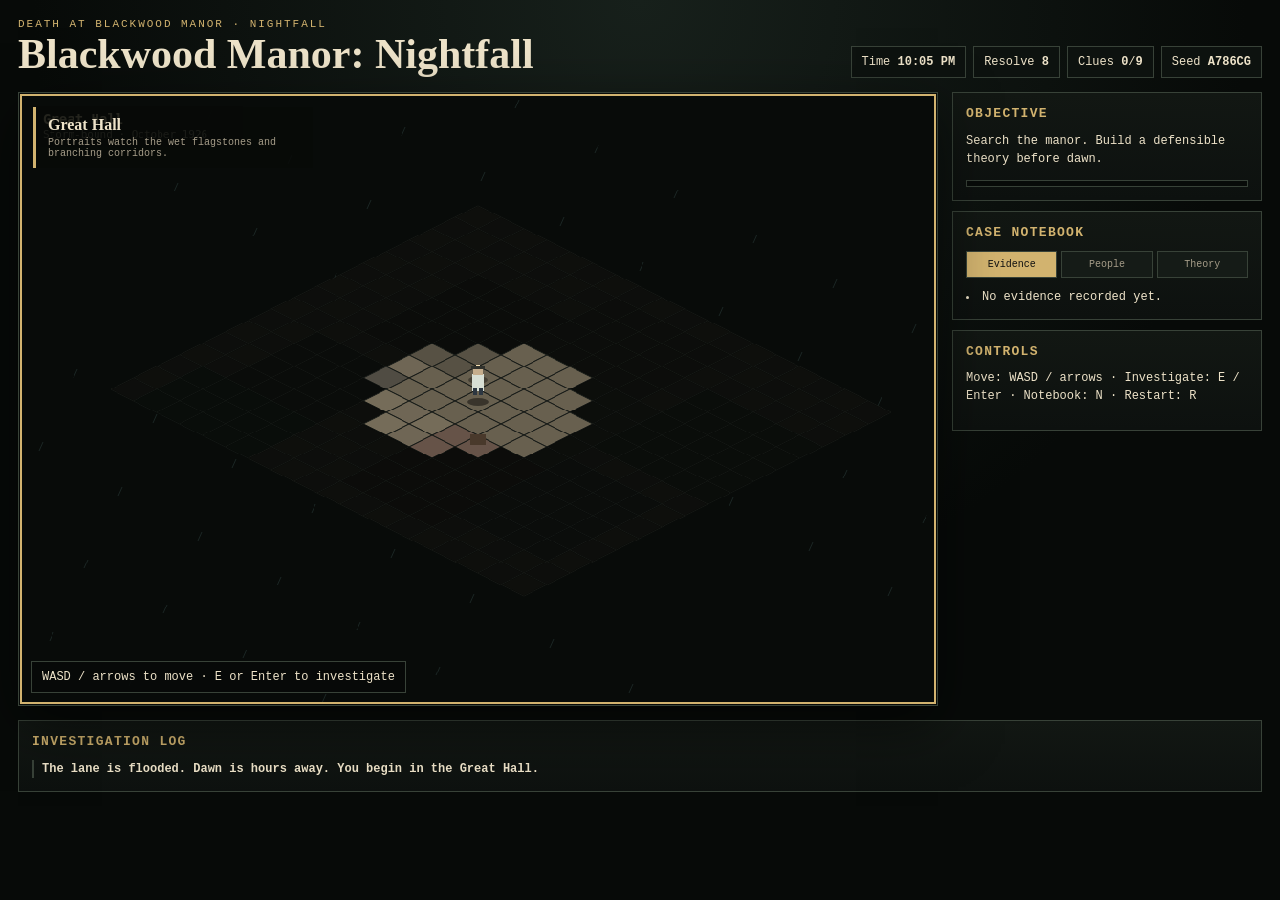
<file: web/roguelike/index.html>
<!doctype html>
<html lang="en"><head><meta charset="utf-8"><meta name="viewport" content="width=device-width,initial-scale=1,viewport-fit=cover">
<title>Blackwood Manor: Nightfall</title><link rel="stylesheet" href="./style.css"></head>
<body><main class="shell">
<header class="topbar"><div><div class="eyebrow">DEATH AT BLACKWOOD MANOR · NIGHTFALL</div><h1>Blackwood Manor: Nightfall</h1></div>
<div class="status-strip" aria-label="Investigation status"><span>Time <b id="time">10:05 PM</b></span><span>Resolve <b id="resolve">8</b></span><span>Clues <b id="clues">0</b>/<b id="clue-total">0</b></span><span>Seed <b id="seed">—</b></span></div></header>
<section class="game-layout"><div class="viewport-wrap"><canvas id="game" width="960" height="640" tabindex="0" aria-label="Isometric Blackwood Manor investigation"></canvas>
<div class="room-card"><strong id="room-name">Great Hall</strong><span id="room-desc">Storm-bound Blackwood Manor</span></div>
<div class="prompt" id="prompt">WASD / arrows to move · E or Enter to investigate</div>
<div class="touch" aria-label="Touch controls"><button data-move="0,-1">▲</button><button data-move="-1,0">◀</button><button id="touch-act">◎</button><button data-move="1,0">▶</button><button data-move="0,1">▼</button></div></div>
<aside class="sidebar"><section><h2>Objective</h2><p id="objective">Search the manor. Build a defensible theory before dawn.</p><div class="meter"><i id="dawn-meter"></i></div></section>
<section><h2>Case Notebook</h2><div class="tabs"><button data-tab="evidence" class="active">Evidence</button><button data-tab="people">People</button><button data-tab="theory">Theory</button></div><div id="notebook"></div></section>
<section><h2>Controls</h2><p>Move: WASD / arrows · Investigate: E / Enter · Notebook: N · Restart: R</p></section></aside></section>
<section class="event-log" aria-live="polite"><h2>Investigation log</h2><div id="log"></div></section></main>
<dialog id="dialog"><form method="dialog"><div class="dialog-kicker" id="dialog-kicker">INVESTIGATION</div><h2 id="dialog-title">Discovery</h2><p id="dialog-text"></p><div id="dialog-actions"></div><menu><button value="close">Continue</button></menu></form></dialog>
<script type="module" src="./game.js"></script></body></html>
</file>
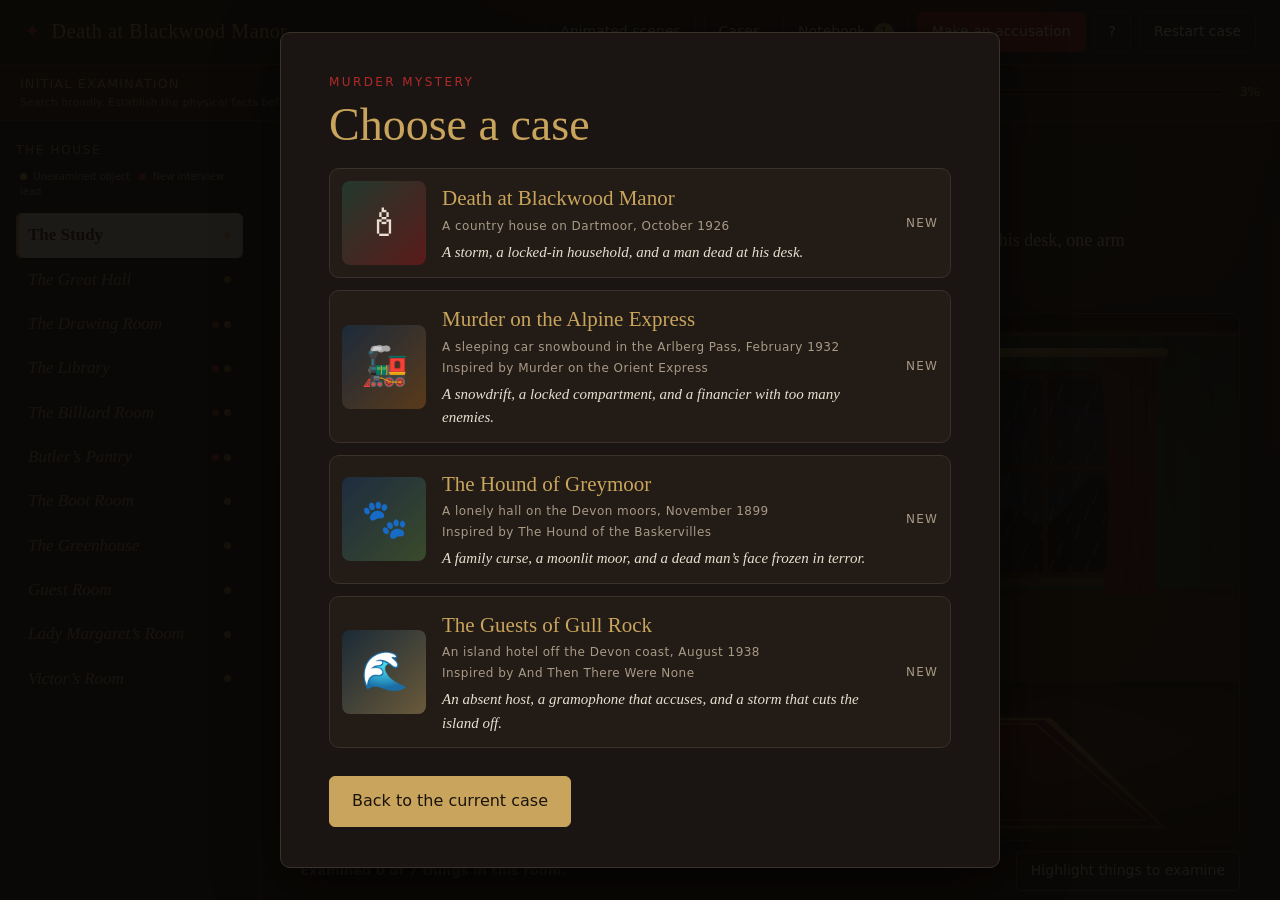
<file: web/full-case.html>
<!doctype html>
<html lang="en">
<head>
  <meta charset="utf-8"><meta name="viewport" content="width=device-width, initial-scale=1">
  <title>Death at Blackwood Manor — Full Case</title><link rel="stylesheet" href="style.css">
  <style>
    .room-identity{margin-bottom:14px;padding:12px 16px 14px;border-left:4px solid var(--gold);background:linear-gradient(90deg,rgba(201,164,92,.11),transparent);border-radius:0 10px 10px 0}
    .room-kicker{display:block;margin-bottom:2px;font-family:var(--sans);font-size:10px;font-weight:700;letter-spacing:.18em;text-transform:uppercase;color:var(--text-soft)}
    .map-key{margin:0 4px 14px;color:var(--text-soft);font-family:var(--sans);font-size:10px;line-height:1.5}
    .key-dot{display:inline-block;width:7px;height:7px;border-radius:50%;margin:0 3px 0 6px}.key-dot:first-child{margin-left:0}.key-evidence{background:var(--gold)}.key-talk{background:var(--blood-2)}
    .scene-wrap::after{content:"";position:absolute;inset:0;pointer-events:none;border-radius:10px;box-shadow:inset 0 0 0 1px rgba(255,255,255,.05),inset 0 -90px 100px -90px rgba(0,0,0,.75)}
    .scene-corner{position:absolute;z-index:3;left:12px;bottom:12px;pointer-events:none;display:flex;flex-direction:column;gap:1px;max-width:min(430px,calc(100% - 24px));padding:7px 10px;border:1px solid rgba(201,164,92,.35);border-radius:6px;background:rgba(14,11,9,.78);backdrop-filter:blur(5px);font-family:var(--sans)}
    .scene-corner span{color:var(--gold);font-size:11px;font-weight:700;letter-spacing:.08em;text-transform:uppercase}.scene-corner small{color:#d8cdbd;font-size:10px;line-height:1.3}
    .scene .hot-photo:not(.done):hover .hot-box{fill:rgba(255,214,120,.18);stroke-width:4;filter:drop-shadow(0 0 7px rgba(255,214,120,.65))}
    .scene .hot-person:hover .hot-box{fill:rgba(176,42,42,.10);stroke:rgba(232,115,115,.95);filter:drop-shadow(0 0 7px rgba(176,42,42,.55))}
    .scene .hot.done{opacity:.78}.scene .hot.done:hover{opacity:1}.scene-count{font-weight:600}#btn-hint{border-color:rgba(201,164,92,.45)}
    .reading{box-shadow:0 10px 30px rgba(0,0,0,.22)}.room-btn.current{box-shadow:inset 3px 0 0 var(--gold),0 5px 16px rgba(0,0,0,.18)}.room-btn.current .room-label{font-weight:700}
    @media(max-width:800px){.room-identity{margin:0 0 12px;padding:10px 12px}.room-identity h1{font-size:clamp(27px,8vw,34px)}.map{padding:12px}.map ul{display:flex;gap:6px;overflow-x:auto;padding-bottom:4px;scroll-snap-type:x proximity}.map li{flex:0 0 auto;scroll-snap-align:start}.room-btn{min-height:44px;width:auto;white-space:nowrap;border:1px solid var(--line)}.map-key{margin-bottom:8px}.scene-corner{left:7px;right:7px;bottom:7px;max-width:none}.scene-corner small{display:none}.scene-bar .btn{min-height:44px}}
    .evidence-result{margin-top:12px;padding:11px 13px;border:1px solid rgba(201,164,92,.32);border-radius:8px;background:rgba(201,164,92,.08)}
    .evidence-result strong{display:block;color:var(--gold);font-family:var(--sans);font-size:12px;letter-spacing:.04em}.evidence-result p{margin:4px 0 0}
    .topic-evidence{position:relative;padding-top:28px}.topic-tag{position:absolute;top:7px;left:10px;font-size:9px;font-weight:700;letter-spacing:.08em;text-transform:uppercase;color:var(--gold)}
    .qa-basis,.clue-source{color:var(--text-soft);font-family:var(--sans);font-size:10px}.clue-head{display:flex;justify-content:space-between;gap:10px;align-items:center}
    .badge-talk{background:var(--blood-2);color:#fff}.room-btn:focus-visible,.person:focus-visible,.topic:focus-visible,.btn:focus-visible,.tab:focus-visible{outline:3px solid var(--gold);outline-offset:3px}
    .reading.flash,.qa.flash{animation:discoveryPulse .7s ease-out}@keyframes discoveryPulse{0%{box-shadow:0 0 0 0 rgba(201,164,92,.5)}100%{box-shadow:0 0 0 14px rgba(201,164,92,0)}}
    @media(prefers-reduced-motion:reduce){.reading.flash,.qa.flash{animation:none}html{scroll-behavior:auto!important}}
    @media(max-width:520px){.topbar{align-items:flex-start}.actions{gap:5px}.actions .btn{min-height:42px}.case-progress{gap:8px}.case-progress-meter{min-width:70px}.clue-head{align-items:flex-start;flex-direction:column;gap:3px}.reading{scroll-margin-top:72px}}
    @media(pointer:coarse){.scene .hot-photo .hot-box{stroke:rgba(255,214,120,.12);stroke-width:4}.scene .hot-person .hot-box{stroke:rgba(232,115,115,.12)}}
  </style>
</head>
<body>
<header class="topbar"><div class="brand"><span class="brand-mark">✦</span><span id="case-title">Death at Blackwood Manor</span></div><nav class="actions"><a class="btn btn-ghost" href="./" aria-label="Return to animated investigation">Animated scenes</a><button id="btn-cases" class="btn btn-ghost">Cases</button><button id="btn-notebook" class="btn">Notebook <span id="clue-count" class="badge">0</span></button><button id="btn-accuse" class="btn btn-danger">Make an accusation</button><button id="btn-help" class="btn btn-ghost" title="How to play">?</button><button id="btn-new" class="btn btn-ghost">Restart case</button></nav></header>
<div class="case-progress" aria-live="polite"><div><span id="progress-phase">Initial examination</span><small id="progress-detail">Search the house and test each story against physical evidence.</small></div><div class="case-progress-meter"><span id="progress-fill"></span></div><strong id="progress-percent">0%</strong></div>
<main class="layout"><aside class="map"><h2 id="places-label">Places</h2><p class="map-key"><span class="key-dot key-evidence"></span> Unexamined object <span class="key-dot key-talk"></span> New interview lead</p><ul id="room-list"></ul></aside>
<section class="room" id="room"><div class="room-identity" aria-live="polite"><span class="room-kicker">Current location</span><h1 id="room-name"></h1><p id="room-desc" class="room-desc"></p></div><div class="scene-wrap"><div id="scene" class="scene"></div><div id="scene-label" class="scene-label" hidden></div><div class="scene-corner" aria-hidden="true"><span>Investigate the room</span><small>Hover or tap objects • people can be questioned</small></div></div><div class="scene-bar"><span id="scene-count" class="scene-count"></span><button id="btn-hint" class="btn btn-ghost">Highlight things to examine</button></div><article id="reading" class="reading" hidden></article><div id="people-wrap"><h3>People here</h3><div id="people" class="people"></div></div></section></main>
<div id="interview" class="overlay" hidden><div class="panel panel-wide"><button class="close" data-close>×</button><div class="interview-head"><div id="iv-portrait" class="portrait"></div><div><h2 id="iv-name"></h2><div id="iv-role" class="role"></div><p id="iv-bio" class="bio"></p></div></div><div id="iv-log" class="iv-log"></div><h3>Ask about</h3><div id="iv-topics" class="topics"></div></div></div>
<div id="notebook" class="overlay" hidden><div class="panel panel-wide"><button class="close" data-close>×</button><h2>Notebook</h2><div class="tabs" id="nb-tabs"><button data-tab="evidence" class="tab active">Evidence</button><button data-tab="testimony" class="tab">Testimony</button><button data-tab="timeline" class="tab">Timeline</button><button data-tab="people" class="tab">People</button></div><div id="nb-body" class="nb-body"></div></div></div>
<div id="accuse" class="overlay" hidden><div class="panel panel-wide"><button class="close" data-close>×</button><h2>Name the killer</h2><p class="muted">Build a complete case: identify who, how, and why. A persuasive accusation should fit both the physical evidence and the timeline.</p><p id="accuse-readiness" class="accuse-readiness"></p><form id="accuse-form"><fieldset><legend>Who did it?</legend><div id="acc-culprit" class="choices"></div></fieldset><fieldset><legend>How was it done?</legend><div id="acc-method" class="choices"></div></fieldset><fieldset><legend>Why?</legend><div id="acc-motive" class="choices"></div></fieldset><button type="submit" class="btn btn-danger btn-big">Accuse</button></form></div></div>
<div id="story" class="overlay overlay-dark" hidden><div class="panel panel-story"><div id="story-body"></div><div id="story-buttons" class="story-buttons"></div></div></div><div id="toast" class="toast" hidden></div><script type="module" src="js/main.js"></script>
</body></html>
</file>
<file: web/roguelike/style.css>
:root{color-scheme:dark;--ink:#eee3c9;--muted:#a69d89;--panel:#101512;--panel2:#171d19;--line:#384238;--accent:#d2b36f;--danger:#9b4548;--green:#637d5d}
*{box-sizing:border-box}body{margin:0;background:radial-gradient(circle at 50% 0,#17201b,#070a08 55%);color:var(--ink);font-family:"Courier New",monospace;min-height:100vh}.shell{width:min(1380px,100%);margin:auto;padding:18px}.topbar{display:flex;justify-content:space-between;gap:18px;align-items:end;margin-bottom:14px}.eyebrow{font-size:11px;letter-spacing:.18em;color:var(--accent)}h1,h2,p{margin-top:0}h1{font:700 clamp(24px,4vw,42px) Georgia,serif;margin-bottom:0}h2{font-size:13px;letter-spacing:.1em;text-transform:uppercase;color:var(--accent)}.status-strip{display:flex;gap:7px;flex-wrap:wrap;justify-content:flex-end}.status-strip span{border:1px solid var(--line);background:#0d120f;padding:8px 10px;font-size:12px}.game-layout{display:grid;grid-template-columns:minmax(0,1fr) 310px;gap:14px}.viewport-wrap{position:relative;min-width:0;border:1px solid var(--line);background:#040605;box-shadow:0 18px 55px #0008;overflow:hidden}canvas{display:block;width:100%;height:auto;image-rendering:pixelated;outline:none;aspect-ratio:3/2}canvas:focus-visible{outline:2px solid var(--accent);outline-offset:-3px}.room-card{position:absolute;left:14px;top:14px;background:#070a08dc;border-left:3px solid var(--accent);padding:9px 12px;display:grid;gap:3px;max-width:280px}.room-card strong{font:700 16px Georgia,serif}.room-card span{font-size:10px;color:var(--muted)}.prompt{position:absolute;left:12px;bottom:12px;background:#070908e8;border:1px solid var(--line);padding:8px 10px;font-size:12px;max-width:calc(100% - 24px)}.touch{display:none;position:absolute;right:10px;bottom:10px;grid-template-columns:repeat(5,42px);gap:4px}.touch button{min-height:42px;background:#101713dd;color:var(--ink);border:1px solid #687466}.sidebar{display:flex;flex-direction:column;gap:10px}.sidebar section,.event-log{border:1px solid var(--line);background:linear-gradient(180deg,#121713,#0d110f);padding:13px}.sidebar p,#notebook,#log{font-size:12px;line-height:1.5}.tabs{display:flex;gap:4px;margin-bottom:10px}.tabs button{flex:1;padding:7px 4px;font-size:10px;background:#151b17;color:var(--muted);border:1px solid var(--line)}.tabs button.active{color:#111;background:var(--accent)}.note{border-left:2px solid var(--line);padding:6px 8px;margin:0 0 6px;background:#0a0e0c}.note.new{border-color:var(--accent)}.note small{display:block;color:var(--muted);margin-top:3px}.meter{height:7px;background:#080b09;border:1px solid var(--line);overflow:hidden}.meter i{display:block;height:100%;width:0;background:var(--accent);transition:width .2s}.event-log{margin-top:14px}#log{display:grid;gap:5px}.log-line{border-left:2px solid var(--line);padding-left:8px;color:var(--muted)}.log-line strong{color:var(--ink)}dialog{max-width:560px;width:calc(100% - 28px);border:1px solid var(--accent);background:#101512;color:var(--ink);padding:0;box-shadow:0 16px 60px #000}dialog::backdrop{background:#000b}dialog form{padding:22px}.dialog-kicker{font-size:11px;letter-spacing:.14em;color:var(--accent);margin-bottom:6px}dialog h2{font:700 25px Georgia,serif;text-transform:none;letter-spacing:0;color:var(--ink)}dialog p{line-height:1.6;font-size:14px}dialog menu{padding:0;margin:18px 0 0;display:flex;justify-content:flex-end}button{font:inherit;color:#0a0d0b;background:var(--accent);border:0;padding:10px 14px;cursor:pointer}button:focus-visible{outline:2px solid #fff;outline-offset:2px}
@media(max-width:900px){.game-layout{grid-template-columns:1fr}.sidebar{display:grid;grid-template-columns:repeat(2,minmax(0,1fr))}.sidebar section:last-child{grid-column:1/-1}.touch{display:grid}.prompt{bottom:60px}}
@media(max-width:560px){.shell{padding:8px}.topbar{align-items:start;flex-direction:column}.status-strip{justify-content:flex-start}.sidebar{grid-template-columns:1fr}.sidebar section:last-child{grid-column:auto}.room-card{max-width:220px}.touch{grid-template-columns:repeat(5,38px)}.touch button{min-height:38px;padding:6px}.prompt{font-size:10px}}
@media(prefers-reduced-motion:reduce){*{scroll-behavior:auto!important;transition:none!important}}
</file>
<file: web/style.css>
:root {
  --bg: #14110f;
  --bg-2: #1d1916;
  --panel: #f3ead8;
  --panel-2: #e9dcc1;
  --ink: #2a211a;
  --ink-soft: #6b5a48;
  --text: #e8dfd0;
  --text-soft: #a99a86;
  --line: #3a312a;
  --gold: #c9a45c;
  --blood: #8e1f1f;
  --blood-2: #b02a2a;
  --green: #3f6b4f;
  --serif: "Iowan Old Style", "Palatino Linotype", Palatino, "Book Antiqua", Georgia, serif;
  --sans: system-ui, -apple-system, "Segoe UI", Roboto, sans-serif;
}

* { box-sizing: border-box; }
html, body { height: 100%; margin: 0; }
body {
  background: radial-gradient(ellipse at 60% 0%, #2a2019 0%, var(--bg) 60%) fixed, var(--bg);
  color: var(--text);
  font-family: var(--serif);
  font-size: 18px;
  line-height: 1.55;
  display: flex;
  flex-direction: column;
}
[hidden] { display: none !important; }
button { font: inherit; cursor: pointer; }
h1, h2, h3, h4 { font-weight: normal; margin: 0; }
h3 {
  font-family: var(--sans); font-size: 12px; letter-spacing: .14em; text-transform: uppercase;
  color: var(--text-soft); margin: 28px 0 10px;
}

/* ---------- top bar ---------- */
.topbar {
  display: flex; align-items: center; justify-content: space-between; gap: 16px;
  padding: 12px 24px; border-bottom: 1px solid var(--line); background: rgba(0,0,0,.25);
}
.brand { font-size: 20px; letter-spacing: .03em; color: var(--gold); display: flex; gap: 10px; align-items: center; }
.brand-mark { color: var(--blood-2); }
.actions { display: flex; gap: 8px; }

.btn {
  font-family: var(--sans); font-size: 14px;
  background: var(--bg-2); color: var(--text); border: 1px solid var(--line);
  padding: 8px 14px; border-radius: 6px;
}
.btn:hover { border-color: var(--gold); }
.btn-danger { background: var(--blood); border-color: var(--blood); color: #fff; }
.btn-danger:hover { background: var(--blood-2); border-color: var(--blood-2); }
.btn-primary { background: var(--gold); border-color: var(--gold); color: #1b140d; }
.btn-ghost { background: transparent; }
.btn-big { font-size: 16px; padding: 12px 22px; }
.badge {
  display: inline-block; min-width: 20px; padding: 0 6px; margin-left: 4px;
  border-radius: 10px; background: var(--gold); color: #1b140d; font-size: 12px; text-align: center;
}

/* ---------- layout ---------- */
.layout { flex: 1; display: grid; grid-template-columns: 260px 1fr; min-height: 0; }
.map { border-right: 1px solid var(--line); padding: 20px 16px; overflow-y: auto; }
.map h2 { font-family: var(--sans); font-size: 12px; letter-spacing: .14em; text-transform: uppercase; color: var(--text-soft); margin-bottom: 10px; }
.map ul { list-style: none; margin: 0; padding: 0; }
.room-btn {
  width: 100%; display: flex; justify-content: space-between; align-items: center;
  background: none; border: 0; color: var(--text); text-align: left;
  padding: 9px 12px; border-radius: 6px; font-size: 17px;
}
.room-btn:hover { background: var(--bg-2); }
.room-btn.current { background: var(--panel); color: var(--ink); }
.room-btn.unvisited .room-label { color: var(--text-soft); font-style: italic; }
.room-meta { display: flex; gap: 5px; }
.dot { width: 7px; height: 7px; border-radius: 50%; background: var(--gold); opacity: .7; }
.dot-talk { background: var(--blood-2); opacity: 1; }

.room { padding: 20px 40px 48px; overflow-y: auto; max-width: 980px; }
.room h1 { font-size: 34px; color: var(--gold); margin-bottom: 4px; }
.room-desc { font-size: 18px; color: var(--text); max-width: 46em; margin: 0; }

.people { display: flex; flex-wrap: wrap; gap: 12px; }
.person {
  display: flex; align-items: center; gap: 12px; text-align: left;
  background: var(--bg-2); border: 1px solid var(--line); color: var(--text);
  padding: 10px 16px 10px 10px; border-radius: 10px;
}
.person:hover { border-color: var(--gold); }
.person-text { display: flex; flex-direction: column; line-height: 1.25; }
.role { font-family: var(--sans); font-size: 13px; color: var(--text-soft); }
.badge-talk { background: var(--blood-2); color: #fff; margin-left: 6px; }

.portrait {
  flex: none; width: 46px; height: 46px; border-radius: 50%;
  display: grid; place-items: center; font-size: 17px; letter-spacing: .04em;
  color: #fff; background: #555; border: 2px solid rgba(255,255,255,.15);
}
.portrait-big { width: 76px; height: 76px; font-size: 26px; }
.portrait-margaret { background: #4a5a7a; }
.portrait-hale { background: #4f5a4a; }
.portrait-clara { background: #7a5a4a; }
.portrait-thomas { background: #5a5048; }
.portrait-victor { background: #7a3a3a; }

.items { display: flex; flex-wrap: wrap; gap: 10px; }
.item {
  background: var(--panel); color: var(--ink); border: 0;
  padding: 10px 16px; border-radius: 6px; font-size: 17px;
  box-shadow: 0 2px 0 rgba(0,0,0,.4);
}
.item:hover { background: #fff7e6; }
.item.done { background: var(--panel-2); color: var(--ink-soft); }
.tick { color: var(--green); }

.reading {
  margin-top: 24px; background: var(--panel); color: var(--ink);
  padding: 20px 24px; border-radius: 8px; border-left: 4px solid var(--gold);
  max-width: 46em;
}
.reading h4 { font-size: 20px; margin-bottom: 6px; }
.reading p { margin: 0 0 8px; }
.reading-note { font-family: var(--sans); font-size: 13px; color: var(--green); }

/* ---------- overlays ---------- */
.overlay {
  position: fixed; inset: 0; z-index: 10; background: rgba(10,8,6,.7);
  display: grid; place-items: center; padding: 24px;
}
.overlay-dark { background: rgba(10,8,6,.92); }
.panel {
  position: relative; background: var(--panel); color: var(--ink);
  border-radius: 10px; padding: 28px 32px; max-height: calc(100vh - 48px); overflow-y: auto;
  box-shadow: 0 20px 60px rgba(0,0,0,.6);
}
.panel-wide { width: min(820px, 100%); }
.panel h2 { font-size: 28px; margin-bottom: 8px; }
.panel h3 { color: var(--ink-soft); }
.panel .role { color: var(--ink-soft); }
.close {
  position: absolute; top: 10px; right: 14px; background: none; border: 0;
  font-size: 28px; color: var(--ink-soft); line-height: 1;
}
.muted { color: var(--ink-soft); font-style: italic; }
.small { font-size: 14px; }

.interview-head { display: flex; gap: 18px; align-items: center; }
.bio { margin: 4px 0 0; color: var(--ink-soft); }
.iv-log { margin-top: 20px; max-height: 40vh; overflow-y: auto; padding-right: 6px; }
.qa { border-top: 1px solid #d6c7a8; padding: 12px 0; }
.q { font-family: var(--sans); font-size: 14px; color: var(--ink-soft); margin: 0 0 4px; }
.q::before { content: 'You: '; font-weight: 600; }
.a { margin: 0; }
.topics { display: flex; flex-direction: column; gap: 8px; }
.topic {
  text-align: left; background: #fff9ec; border: 1px solid #d6c7a8; color: var(--ink);
  padding: 10px 14px; border-radius: 6px;
}
.topic:hover { border-color: var(--ink); }
.topic-evidence { border-left: 4px solid var(--blood); }
.topic-tag {
  font-family: var(--sans); font-size: 11px; letter-spacing: .08em; text-transform: uppercase;
  color: var(--blood); margin-right: 8px;
}

.tabs { display: flex; gap: 4px; border-bottom: 1px solid #d6c7a8; margin: 12px 0 16px; }
.tab {
  background: none; border: 0; padding: 8px 14px; font-family: var(--sans); font-size: 14px;
  color: var(--ink-soft); border-bottom: 2px solid transparent;
}
.tab.active { color: var(--ink); border-bottom-color: var(--blood); }
.clue { padding: 10px 0; border-bottom: 1px solid #e0d3b7; }
.clue h4 { font-size: 18px; display: flex; justify-content: space-between; gap: 12px; }
.clue p { margin: 4px 0 0; }
.time { font-family: var(--sans); font-size: 13px; color: var(--blood); white-space: nowrap; }
.person-card { display: flex; gap: 14px; align-items: flex-start; }
.timeline { list-style: none; padding: 0; margin: 0; border-left: 2px solid var(--blood); }
.timeline li { display: grid; grid-template-columns: 80px 1fr; gap: 12px; padding: 8px 0 8px 16px; }
.timeline p { margin: 2px 0 0; }

fieldset { border: 0; padding: 0; margin: 18px 0; }
legend { font-family: var(--sans); font-size: 12px; letter-spacing: .14em; text-transform: uppercase; color: var(--ink-soft); margin-bottom: 8px; }
.choices { display: grid; grid-template-columns: 1fr 1fr; gap: 8px; }
.choice {
  display: flex; gap: 10px; align-items: flex-start; padding: 10px 12px;
  background: #fff9ec; border: 1px solid #d6c7a8; border-radius: 6px; cursor: pointer;
}
.choice:has(input:checked) { border-color: var(--blood); box-shadow: inset 0 0 0 1px var(--blood); }
.choice input { margin-top: 5px; accent-color: var(--blood); }

.panel-story {
  width: min(720px, 100%); background: #1a1512; color: var(--text);
  border: 1px solid var(--line); padding: 40px 48px;
}
.panel-story h2 { font-size: 34px; color: var(--gold); margin-bottom: 12px; }
.story-title { font-size: 46px; color: var(--gold); line-height: 1.1; margin-bottom: 8px; }
.eyebrow { font-family: var(--sans); font-size: 12px; letter-spacing: .2em; text-transform: uppercase; color: var(--blood-2); margin: 0 0 8px; }
.tagline { font-style: italic; color: var(--text-soft); }
.rank { font-family: var(--sans); font-size: 14px; letter-spacing: .1em; text-transform: uppercase; color: var(--gold); }
.story-buttons { display: flex; gap: 10px; margin-top: 28px; flex-wrap: wrap; }
.stats { display: flex; gap: 32px; margin-top: 24px; padding-top: 16px; border-top: 1px solid var(--line); }
.stats div { display: flex; flex-direction: column; }
.stats strong { font-size: 28px; color: var(--gold); font-weight: normal; }
.stats span { font-family: var(--sans); font-size: 12px; color: var(--text-soft); text-transform: uppercase; letter-spacing: .1em; }
.help li { margin-bottom: 8px; }

.toast {
  position: fixed; top: 76px; left: 50%; transform: translateX(-50%); z-index: 20;
  background: var(--gold); color: #1b140d; padding: 10px 18px; border-radius: 6px;
  font-family: var(--sans); font-size: 14px; box-shadow: 0 8px 24px rgba(0,0,0,.5);
}

.flash { animation: flash .6s ease-out; }
@keyframes flash { from { opacity: 0; transform: translateY(6px); } to { opacity: 1; transform: none; } }
.toast.flash { animation: toastIn .3s ease-out; }
@keyframes toastIn { from { opacity: 0; transform: translate(-50%, -8px); } to { opacity: 1; transform: translate(-50%, 0); } }

@media (max-width: 800px) {
  .layout { grid-template-columns: 1fr; }
  .map { border-right: 0; border-bottom: 1px solid var(--line); }
  .room { padding: 24px 16px; }
  .choices { grid-template-columns: 1fr; }
}

/* ---------- illustrated scene ---------- */
.room { max-width: 1240px; }
.scene-wrap { position: relative; margin-top: 16px; }
.scene {
  border-radius: 10px; overflow: hidden; border: 1px solid var(--line);
  box-shadow: 0 12px 40px rgba(0,0,0,.5); background: #000; line-height: 0;
  aspect-ratio: var(--ratio, 1.7778); width: min(100%, calc((100vh - 290px) * var(--ratio, 1.7778))); min-width: min(100%, 560px);
}
.scene-svg { display: block; width: 100%; height: 100%; }
.scene .hot { cursor: pointer; transition: filter .15s; }
.scene .hot:hover { filter: brightness(1.35) drop-shadow(0 0 10px rgba(255, 214, 120, .9)); }
.scene .hot.done:hover { filter: brightness(1.15) drop-shadow(0 0 6px rgba(255, 214, 120, .5)); }
.scene.hints .hot:not(.done) { animation: hint 1s ease-in-out infinite alternate; }
@keyframes hint {
  from { filter: drop-shadow(0 0 2px rgba(255, 214, 120, .4)); }
  to   { filter: brightness(1.4) drop-shadow(0 0 16px rgba(255, 214, 120, 1)); }
}
.scene-label {
  position: absolute; transform: translate(14px, -130%); pointer-events: none; z-index: 2;
  background: rgba(20, 16, 12, .92); color: var(--text); border: 1px solid var(--gold);
  font-family: var(--sans); font-size: 13px; padding: 4px 10px; border-radius: 4px; white-space: nowrap;
}
#reading { position: relative; margin-top: 14px; max-width: none; }
.reading .close { top: 6px; right: 10px; font-size: 24px; }
.scene-bar {
  max-width: calc((100vh - 290px) * var(--ratio, 1.7778)); min-width: min(100%, 560px);
  display: flex; justify-content: space-between; align-items: center; gap: 12px;
  margin-top: 10px; font-family: var(--sans); font-size: 13px; color: var(--text-soft);
}

/* ---------- case picker ---------- */
.case-list { display: flex; flex-direction: column; gap: 12px; margin-top: 18px; }
.case-card {
  display: grid; grid-template-columns: 84px 1fr auto; gap: 16px; align-items: center; text-align: left;
  background: #221b16; border: 1px solid var(--line); color: var(--text); border-radius: 10px; padding: 12px;
}
.case-card:hover { border-color: var(--gold); background: #2a211b; }
.case-art { width: 84px; height: 84px; border-radius: 8px; display: grid; place-items: center; font-size: 38px; }
.case-text { display: flex; flex-direction: column; gap: 2px; }
.case-text strong { font-size: 21px; font-weight: normal; color: var(--gold); }
.case-meta { font-family: var(--sans); font-size: 12px; color: var(--text-soft); letter-spacing: .04em; }
.case-tag { font-style: italic; font-size: 15px; margin-top: 4px; }
.case-status { font-family: var(--sans); font-size: 12px; color: var(--text-soft); text-transform: uppercase; letter-spacing: .1em; white-space: nowrap; }

/* photo scenes: invisible boxes that light up on hover */
.scene .hot-photo .hot-box { fill: transparent; stroke: transparent; stroke-width: 3; vector-effect: non-scaling-stroke; }
.scene .hot-photo:hover { filter: none; }
.scene .hot-photo:hover .hot-box { fill: rgba(255, 214, 120, .12); stroke: rgba(255, 214, 120, .95); }
.scene .hot-photo.done:hover .hot-box { fill: rgba(255, 214, 120, .06); stroke: rgba(255, 214, 120, .5); }
.scene.hints .hot-photo:not(.done) { animation: none; }
.scene.hints .hot-photo:not(.done) .hot-box { animation: hintBox 1s ease-in-out infinite alternate; }
@keyframes hintBox {
  from { stroke: rgba(255, 214, 120, .2); fill: rgba(255, 214, 120, 0); }
  to   { stroke: rgba(255, 214, 120, 1); fill: rgba(255, 214, 120, .16); }
}

/* ---------- investigation progress / accessibility polish ---------- */
.case-progress {
  position: sticky; top: 54px; z-index: 8;
  display: grid; grid-template-columns: minmax(240px, 1fr) minmax(140px, 360px) auto;
  gap: 16px; align-items: center; padding: 9px 20px;
  background: rgba(28, 22, 18, .96); border-bottom: 1px solid var(--line);
  backdrop-filter: blur(10px); font-family: var(--sans);
}
.case-progress div:first-child { display: flex; flex-direction: column; gap: 2px; }
.case-progress #progress-phase { color: var(--gold); font-size: 13px; letter-spacing: .08em; text-transform: uppercase; }
.case-progress small { color: var(--text-soft); font-size: 11px; line-height: 1.35; }
.case-progress-meter { height: 6px; overflow: hidden; border-radius: 999px; background: #120f0c; border: 1px solid #4a3b2e; }
.case-progress-meter span { display: block; height: 100%; width: 0; background: linear-gradient(90deg, var(--blood-2), var(--gold)); transition: width .35s ease; }
.case-progress strong { color: var(--gold); font-weight: normal; font-size: 13px; }
.accuse-readiness { padding: 10px 12px; border-left: 3px solid var(--gold); background: rgba(194,154,91,.08); color: var(--text-soft); font-size: 14px; line-height: 1.45; }
.btn:focus-visible,.tab:focus-visible,.case-card:focus-visible,.room-link:focus-visible { outline: 2px solid var(--gold); outline-offset: 3px; }
@media (max-width: 800px) {
  .case-progress { position: static; grid-template-columns: 1fr auto; }
  .case-progress-meter { grid-column: 1 / -1; grid-row: 2; }
  .topbar .actions { gap: 5px; }
  .topbar .btn { min-height: 42px; }
  .scene { min-width: 0; width: 100%; }
  .scene-bar { min-width: 0; width: 100%; align-items: stretch; flex-direction: column; }
}
@media (prefers-reduced-motion: reduce) {
  *,*::before,*::after { scroll-behavior: auto !important; animation-duration: .01ms !important; animation-iteration-count: 1 !important; transition-duration: .01ms !important; }
}

/* ---------- iteration 4: clearer investigation states ---------- */
.room-link { position: relative; }
.room-link.active { box-shadow: inset 3px 0 0 var(--gold); }
.room-link .badge { transition: transform .15s ease; }
.room-link:hover .badge { transform: scale(1.08); }
.reading { border-left: 3px solid var(--gold); }
.clue h4 { display: flex; align-items: baseline; justify-content: space-between; gap: 12px; }
.timeline li { position: relative; }
.timeline li::before { content: ""; position: absolute; left: -17px; top: .55em; width: 7px; height: 7px; border-radius: 50%; background: var(--gold); box-shadow: 0 0 0 3px rgba(194,154,91,.12); }

/* ---------- iteration 5: interview and accusation hierarchy ---------- */
.interview-head { padding-bottom: 14px; border-bottom: 1px solid var(--line); }
.iv-log { scroll-behavior: smooth; }
.qa { border-left: 2px solid transparent; transition: border-color .15s ease, background .15s ease; }
.qa:hover { border-left-color: var(--gold); background: rgba(194,154,91,.04); }
.topic { min-height: 44px; }
.topic-evidence { border-color: rgba(159,45,45,.65); }
fieldset { border-radius: 8px; }
.choice { min-height: 44px; }
#accuse-form .btn-big { width: 100%; margin-top: 8px; }
</file>
